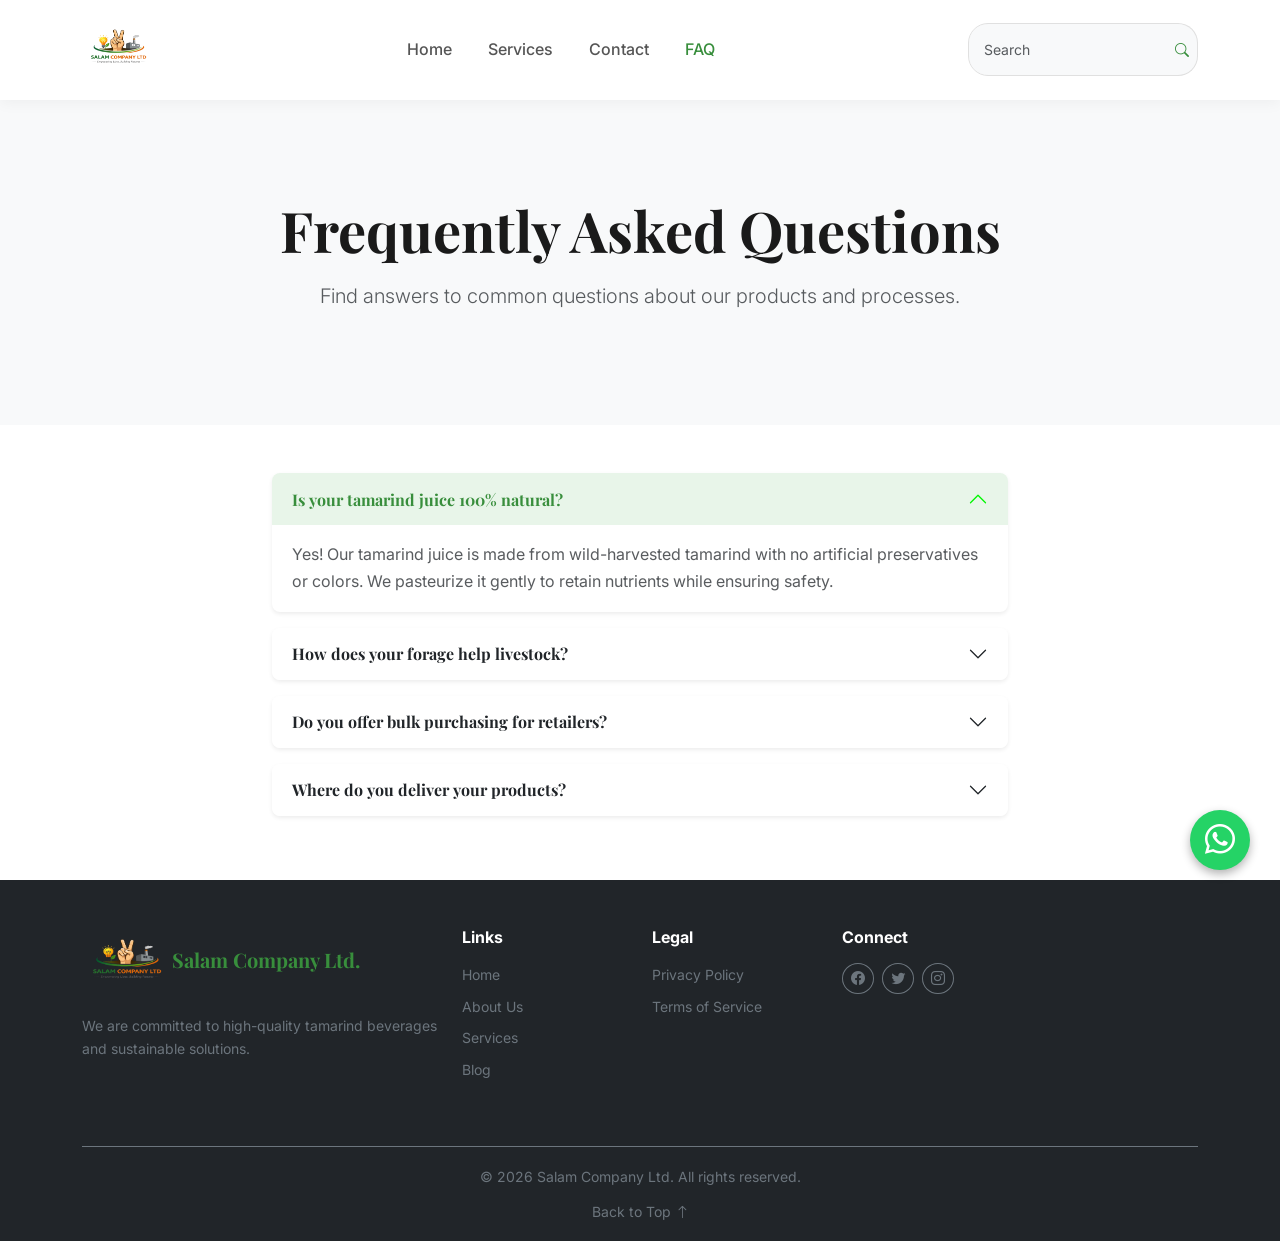
<file: faq.html>
<!doctype html>
<html lang="en">
  <head>
    <meta charset="UTF-8" />
    <meta name="viewport" content="width=device-width, initial-scale=1.0" />
    <title>Frequently Asked Questions | Salam Company Ltd</title>
    <link
      href="https://cdn.jsdelivr.net/npm/bootstrap@5.3.0/dist/css/bootstrap.min.css"
      rel="stylesheet"
    />
    <link
      href="https://cdn.jsdelivr.net/npm/bootstrap-icons@1.10.5/font/bootstrap-icons.css"
      rel="stylesheet"
    />
    <link rel="stylesheet" href="style.css" />

    <!-- Favicon -->
    <link rel="icon" type="image/png" href="images/salamlogo.png" />
  </head>
  <body id="page-top">
    <!-- Page Loader -->
    <div id="page-loader" class="loader-container">
      <div class="spinner-border text-green" role="status" style="width: 3rem; height: 3rem;">
        <span class="visually-hidden">Loading...</span>
      </div>
    </div>

    <nav class="navbar navbar-expand-lg sticky-top">
      <div class="container">
        <a class="navbar-brand" href="index.html">
          <div class="brand-logo">
            <img
              src="images/salamlogo.png"
              alt="Salam Logo"
              class="img-fluid"
              width="77"
              height="60"
            />
          </div>
          
        </a>
        <button
          class="navbar-toggler"
          type="button"
          data-bs-toggle="collapse"
          data-bs-target="#navbarNav"
        >
          <span class="navbar-toggler-icon"></span>
        </button>
        <div class="collapse navbar-collapse" id="navbarNav">
          <ul class="navbar-nav mx-auto">
            <li class="nav-item">
              <a class="nav-link" href="index.html">Home</a>
            </li>
            <li class="nav-item">
              <a class="nav-link" href="services.html">Services</a>
            </li>
            
           
            <li class="nav-item">
              <a class="nav-link" href="index.html#contact">Contact</a>
            </li>
             <li class="nav-item">
              <a class="nav-link active text-green" href="faq.html">FAQ</a>
            </li>
          </ul>
          <form class="d-flex ms-lg-3" role="search">
            <div class="input-group">
              <input class="form-control form-control-sm" type="search" placeholder="Search" aria-label="Search">
              <button class="btn btn-sm btn-search" type="submit">
                <i class="bi bi-search"></i>
              </button>
            </div>
          </form>
        </div>
      </div>
    </nav>

    <header class="bg-light py-5 mb-5">
      <div class="container py-5">
        <div class="row justify-content-center text-center">
          <div class="col-lg-8">
            <h1 class="display-4 fw-bold mb-3">Frequently Asked Questions</h1>
            <p class="lead text-muted">Find answers to common questions about our products and processes.</p>
          </div>
        </div>
      </div>
    </header>

    <section class="mb-5">
      <div class="container">
        <div class="row justify-content-center">
          <div class="col-lg-8">
            <div class="accordion" id="faqAccordion">
              <!-- Item 1 -->
              <div
                class="accordion-item border-0 mb-3 shadow-sm rounded-3 overflow-hidden"
              >
                <h2 class="accordion-header">
                  <button
                    class="accordion-button fw-bold"
                    type="button"
                    data-bs-toggle="collapse"
                    data-bs-target="#faq1"
                    aria-expanded="true"
                  >
                    Is your tamarind juice 100% natural?
                  </button>
                </h2>
                <div
                  id="faq1"
                  class="accordion-collapse collapse show"
                  data-bs-parent="#faqAccordion"
                >
                  <div class="accordion-body text-muted">
                    Yes! Our tamarind juice is made from wild-harvested tamarind
                    with no artificial preservatives or colors. We pasteurize it
                    gently to retain nutrients while ensuring safety.
                  </div>
                </div>
              </div>
              <!-- Item 2 -->
              <div
                class="accordion-item border-0 mb-3 shadow-sm rounded-3 overflow-hidden"
              >
                <h2 class="accordion-header">
                  <button
                    class="accordion-button collapsed fw-bold"
                    type="button"
                    data-bs-toggle="collapse"
                    data-bs-target="#faq2"
                  >
                    How does your forage help livestock?
                  </button>
                </h2>
                <div
                  id="faq2"
                  class="accordion-collapse collapse"
                  data-bs-parent="#faqAccordion"
                >
                  <div class="accordion-body text-muted">
                    Our forage is processed from nutrient-rich tamarind pulp and
                    seeds. It is high in fiber and energy, making it an
                    excellent supplementary feed for cattle, goats, and sheep,
                    especially during dry seasons.
                  </div>
                </div>
              </div>
              <!-- Item 3 -->
              <div
                class="accordion-item border-0 mb-3 shadow-sm rounded-3 overflow-hidden"
              >
                <h2 class="accordion-header">
                  <button
                    class="accordion-button collapsed fw-bold"
                    type="button"
                    data-bs-toggle="collapse"
                    data-bs-target="#faq3"
                  >
                    Do you offer bulk purchasing for retailers?
                  </button>
                </h2>
                <div
                  id="faq3"
                  class="accordion-collapse collapse"
                  data-bs-parent="#faqAccordion"
                >
                  <div class="accordion-body text-muted">
                    Absolutely. We work with supermarkets, hotels, and local
                    shops. Please use the contact form below to request our
                    wholesale price list and distribution terms.
                  </div>
                </div>
              </div>
              <!-- Item 4 -->
              <div
                class="accordion-item border-0 mb-3 shadow-sm rounded-3 overflow-hidden"
              >
                <h2 class="accordion-header">
                  <button
                    class="accordion-button collapsed fw-bold"
                    type="button"
                    data-bs-toggle="collapse"
                    data-bs-target="#faq4"
                  >
                    Where do you deliver your products?
                  </button>
                </h2>
                <div
                  id="faq4"
                  class="accordion-collapse collapse"
                  data-bs-parent="#faqAccordion"
                >
                  <div class="accordion-body text-muted">
                    Currently, we deliver our juice and forage products within the West Nile region of Uganda. We are actively working on expanding our distribution network to cover more areas. Please contact us for specific inquiries about your location.
                  </div>
                </div>
              </div>
            </div>
          </div>
        </div>
      </div>
    </section>

    <footer class="bg-dark text-white pt-5 pb-3">
      <div class="container">
        <div class="row">
          <div class="col-lg-4 mb-4">
            <h5 class="mb-3 fw-bold text-green">
              <img
                src="images/salamlogo.png"
                width="90"
                height="70"
                alt="Salam Company Logo"
                loading="lazy"
              />Salam Company Ltd.
            </h5>
            <p class="small text-secondary">
              We are committed to high-quality tamarind beverages and
              sustainable solutions.
            </p>
          </div>
          <div class="col-lg-2 mb-4">
            <h6 class="fw-bold mb-3">Links</h6>
            <ul class="list-unstyled small">
              <li class="mb-2">
                <a href="index.html" class="text-secondary text-decoration-none"
                  >Home</a
                >
              </li>
              <li class="mb-2">
                <a
                  href="index.html#about"
                  class="text-secondary text-decoration-none"
                  >About Us</a
                >
              </li>
              <li class="mb-2">
                <a
                  href="services.html"
                  class="text-secondary text-decoration-none"
                  >Services</a
                >
              </li>
              <li class="mb-2">
                <a
                  href="blog.html"
                  class="text-secondary text-decoration-none"
                  >Blog</a
                >
              </li>
             
              
            </ul>
          </div>
          <div class="col-lg-2 mb-4">
            <h6 class="fw-bold mb-3">Legal</h6>
            <ul class="list-unstyled small">
              <li class="mb-2">
                <a href="privacy.html" class="text-secondary text-decoration-none"
                  >Privacy Policy</a
                >
              </li>
              <li class="mb-2">
                <a href="terms.html" class="text-secondary text-decoration-none"
                  >Terms of Service</a
                >
              </li>
            </ul>
          </div>
          <div class="col-lg-4">
            <h6 class="fw-bold mb-3">Connect</h6>
            <div class="d-flex gap-2">
              <a
                href="https://facebook.com"
                target="_blank"
                class="btn btn-sm btn-outline-secondary rounded-circle"
                ><i class="bi bi-facebook"></i
              ></a>
              <a
                href="https://twitter.com"
                target="_blank"
                class="btn btn-sm btn-outline-secondary rounded-circle"
                ><i class="bi bi-twitter"></i
              ></a>
              <a
                href="https://instagram.com"
                target="_blank"
                class="btn btn-sm btn-outline-secondary rounded-circle"
                ><i class="bi bi-instagram"></i
              ></a>
            </div>
          </div>
        </div>
        <div class="border-top border-secondary mt-4 pt-3 text-center">
          <small class="text-secondary"
            >&copy; 2026 Salam Company Ltd. All rights reserved.</small
          >
          <div class="mt-2">
            <a
              href="#page-top"
              class="text-secondary text-decoration-none small back-to-top-link"
            >
              Back to Top <i class="bi bi-arrow-up"></i>
            </a>
          </div>
        </div>
      </div>
    </footer>

    <!-- Scroll to Top Button -->
    <button id="scrollTopBtn" class="scroll-top-btn" title="Go to top">
      <i class="bi bi-arrow-up"></i>
    </button>

    <!-- WhatsApp Floating Button -->
    <a
      href="https://wa.me/256700000000"
      class="whatsapp-float"
      target="_blank"
      title="Chat on WhatsApp"
    >
      <i class="bi bi-whatsapp"></i>
    </a>

    <script src="https://cdn.jsdelivr.net/npm/bootstrap@5.3.0/dist/js/bootstrap.bundle.min.js"></script>
    <script src="script.js"></script>
  </body>
</html>
</file>
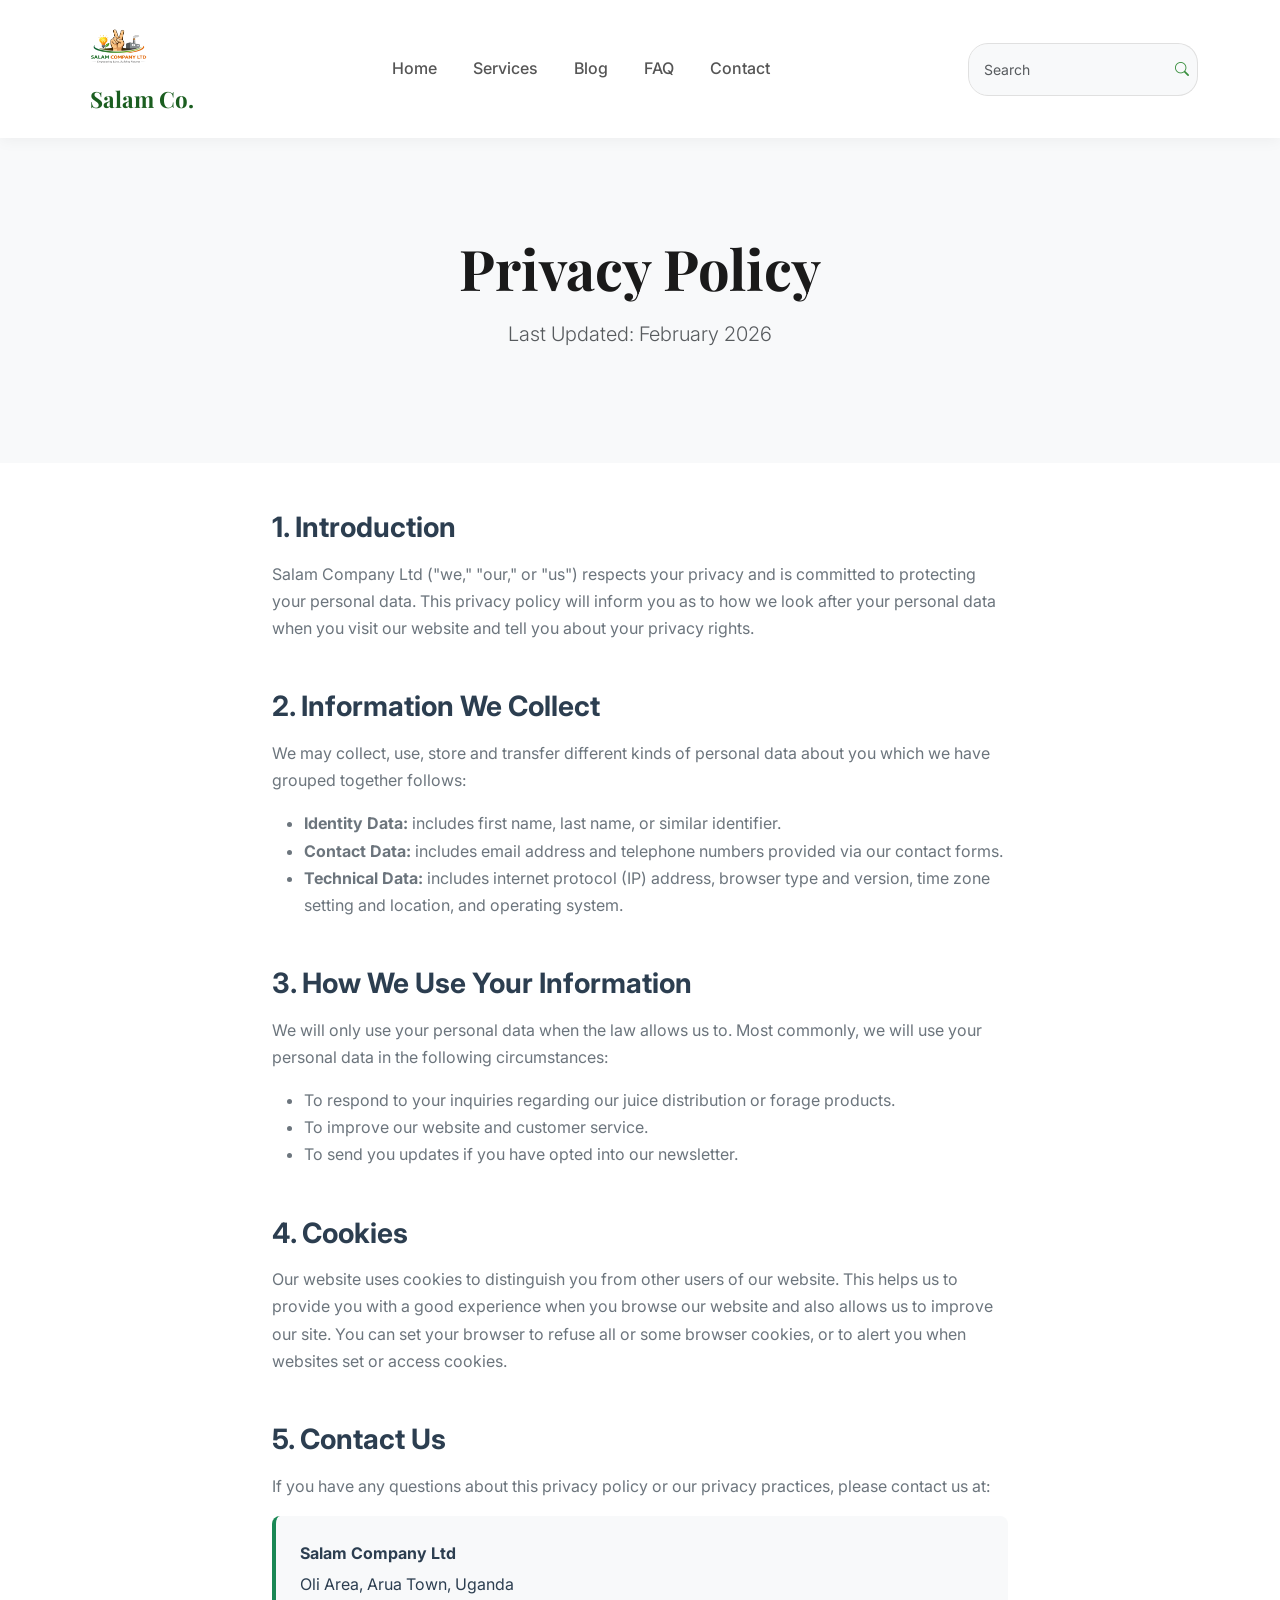
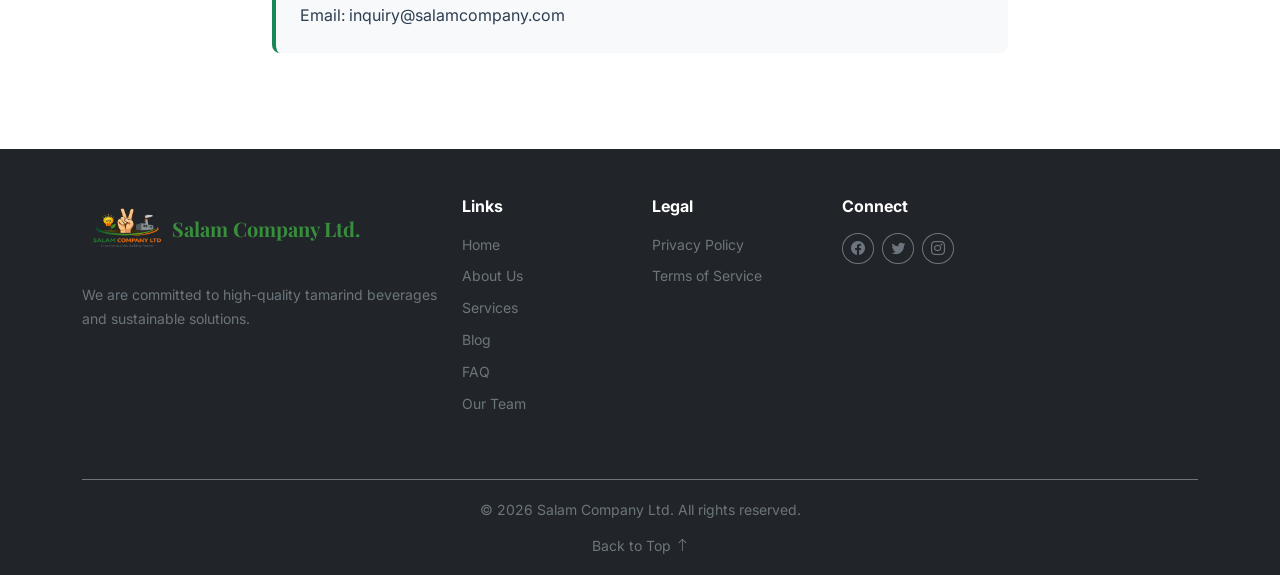
<file: privacy.html>
<!doctype html>
<html lang="en">
  <head>
    <meta charset="UTF-8" />
    <meta name="viewport" content="width=device-width, initial-scale=1.0" />
    <title>Privacy Policy | Salam Company Ltd</title>
    <link
      href="https://cdn.jsdelivr.net/npm/bootstrap@5.3.0/dist/css/bootstrap.min.css"
      rel="stylesheet"
    />
    <link
      href="https://cdn.jsdelivr.net/npm/bootstrap-icons@1.10.5/font/bootstrap-icons.css"
      rel="stylesheet"
    />
    <link rel="stylesheet" href="style.css" />
  </head>
  <body id="page-top">
    <nav class="navbar navbar-expand-lg sticky-top">
      <div class="container">
        <a class="navbar-brand" href="index.html">
          <div class="brand-logo">
            <img
              src="images/salamlogo.png"
              alt="Salam Logo"
              class="img-fluid"
            />
          </div>
          <span class="d-none d-sm-inline ms-2">Salam Co.</span>
        </a>
        <button
          class="navbar-toggler"
          type="button"
          data-bs-toggle="collapse"
          data-bs-target="#navbarNav"
        >
          <span class="navbar-toggler-icon"></span>
        </button>
        <div class="collapse navbar-collapse" id="navbarNav">
          <ul class="navbar-nav mx-auto">
            <li class="nav-item">
              <a class="nav-link" href="index.html">Home</a>
            </li>
            <li class="nav-item">
              <a class="nav-link" href="services.html">Services</a>
            </li>
            <li class="nav-item">
              <a class="nav-link" href="blog.html">Blog</a>
            </li>
            <li class="nav-item">
              <a class="nav-link" href="faq.html">FAQ</a>
            </li>
            <li class="nav-item">
              <a class="nav-link" href="index.html#contact">Contact</a>
            </li>
          </ul>
          <form class="d-flex ms-lg-3" role="search">
            <div class="input-group">
              <input
                class="form-control form-control-sm"
                type="search"
                placeholder="Search"
                aria-label="Search"
              />
              <button class="btn btn-sm btn-search" type="submit">
                <i class="bi bi-search"></i>
              </button>
            </div>
          </form>
        </div>
      </div>
    </nav>

    <header class="bg-light py-5 mb-5">
      <div class="container py-5">
        <div class="row justify-content-center">
          <div class="col-lg-8 text-center">
            <h1 class="display-4 fw-bold mb-3">Privacy Policy</h1>
            <p class="lead text-muted">Last Updated: February 2026</p>
          </div>
        </div>
      </div>
    </header>

    <section class="mb-5">
      <div class="container">
        <div class="row justify-content-center">
          <div class="col-lg-8">
            <div class="mb-5">
              <h3 class="fw-bold mb-3">1. Introduction</h3>
              <p class="text-secondary">
                Salam Company Ltd ("we," "our," or "us") respects your privacy
                and is committed to protecting your personal data. This privacy
                policy will inform you as to how we look after your personal
                data when you visit our website and tell you about your privacy
                rights.
              </p>
            </div>

            <div class="mb-5">
              <h3 class="fw-bold mb-3">2. Information We Collect</h3>
              <p class="text-secondary">
                We may collect, use, store and transfer different kinds of
                personal data about you which we have grouped together follows:
              </p>
              <ul class="text-secondary">
                <li>
                  <strong>Identity Data:</strong> includes first name, last
                  name, or similar identifier.
                </li>
                <li>
                  <strong>Contact Data:</strong> includes email address and
                  telephone numbers provided via our contact forms.
                </li>
                <li>
                  <strong>Technical Data:</strong> includes internet protocol
                  (IP) address, browser type and version, time zone setting and
                  location, and operating system.
                </li>
              </ul>
            </div>

            <div class="mb-5">
              <h3 class="fw-bold mb-3">3. How We Use Your Information</h3>
              <p class="text-secondary">
                We will only use your personal data when the law allows us to.
                Most commonly, we will use your personal data in the following
                circumstances:
              </p>
              <ul class="text-secondary">
                <li>
                  To respond to your inquiries regarding our juice distribution
                  or forage products.
                </li>
                <li>To improve our website and customer service.</li>
                <li>
                  To send you updates if you have opted into our newsletter.
                </li>
              </ul>
            </div>

            <div class="mb-5">
              <h3 class="fw-bold mb-3">4. Cookies</h3>
              <p class="text-secondary">
                Our website uses cookies to distinguish you from other users of
                our website. This helps us to provide you with a good experience
                when you browse our website and also allows us to improve our
                site. You can set your browser to refuse all or some browser
                cookies, or to alert you when websites set or access cookies.
              </p>
            </div>

            <div class="mb-5">
              <h3 class="fw-bold mb-3">5. Contact Us</h3>
              <p class="text-secondary">
                If you have any questions about this privacy policy or our
                privacy practices, please contact us at:
              </p>
              <div
                class="p-4 bg-light rounded-3 border-start border-4 border-success"
              >
                <p class="mb-1"><strong>Salam Company Ltd</strong></p>
                <p class="mb-1">Oli Area, Arua Town, Uganda</p>
                <p class="mb-0">Email: inquiry@salamcompany.com</p>
              </div>
            </div>
          </div>
        </div>
      </div>
    </section>

    <footer class="bg-dark text-white pt-5 pb-3">
      <div class="container">
        <div class="row">
          <div class="col-lg-4 mb-4">
            <h5 class="mb-3 fw-bold text-green">
              <img
                src="images/salamlogo.png"
                width="90"
                height="70"
                alt="Salam Company Logo"
                loading="lazy"
              />Salam Company Ltd.
            </h5>
            <p class="small text-secondary">
              We are committed to high-quality tamarind beverages and
              sustainable solutions.
            </p>
          </div>
          <div class="col-lg-2 mb-4">
            <h6 class="fw-bold mb-3">Links</h6>
            <ul class="list-unstyled small">
              <li class="mb-2">
                <a href="index.html" class="text-secondary text-decoration-none"
                  >Home</a
                >
              </li>
              <li class="mb-2">
                <a
                  href="index.html#about"
                  class="text-secondary text-decoration-none"
                  >About Us</a
                >
              </li>
              <li class="mb-2">
                <a
                  href="services.html"
                  class="text-secondary text-decoration-none"
                  >Services</a
                >
              </li>
              <li class="mb-2">
                <a
                  href="blog.html"
                  class="text-secondary text-decoration-none"
                  >Blog</a
                >
              </li>
              <li class="mb-2">
                <a href="faq.html" class="text-secondary text-decoration-none"
                  >FAQ</a
                >
              </li>
              <li class="mb-2">
                <a
                  href="team.html"
                  class="text-secondary text-decoration-none"
                  >Our Team</a
                >
              </li>
            </ul>
          </div>
          <div class="col-lg-2 mb-4">
            <h6 class="fw-bold mb-3">Legal</h6>
            <ul class="list-unstyled small">
              <li class="mb-2">
                <a href="privacy.html" class="text-secondary text-decoration-none"
                  >Privacy Policy</a
                >
              </li>
              <li class="mb-2">
                <a href="terms.html" class="text-secondary text-decoration-none"
                  >Terms of Service</a
                >
              </li>
            </ul>
          </div>
          <div class="col-lg-4">
            <h6 class="fw-bold mb-3">Connect</h6>
            <div class="d-flex gap-2">
              <a
                href="https://facebook.com"
                target="_blank"
                class="btn btn-sm btn-outline-secondary rounded-circle"
                ><i class="bi bi-facebook"></i
              ></a>
              <a
                href="https://twitter.com"
                target="_blank"
                class="btn btn-sm btn-outline-secondary rounded-circle"
                ><i class="bi bi-twitter"></i
              ></a>
              <a
                href="https://instagram.com"
                target="_blank"
                class="btn btn-sm btn-outline-secondary rounded-circle"
                ><i class="bi bi-instagram"></i
              ></a>
            </div>
          </div>
        </div>
        <div class="border-top border-secondary mt-4 pt-3 text-center">
          <small class="text-secondary"
            >&copy; 2026 Salam Company Ltd. All rights reserved.</small
          >
          <div class="mt-2">
            <a
              href="#page-top"
              class="text-secondary text-decoration-none small back-to-top-link"
            >
              Back to Top <i class="bi bi-arrow-up"></i>
            </a>
          </div>
        </div>
      </div>
    </footer>

    <!-- Scroll to Top Button -->
    <button id="scrollTopBtn" class="scroll-top-btn" title="Go to top">
      <i class="bi bi-arrow-up"></i>
    </button>

    <script src="https://cdn.jsdelivr.net/npm/bootstrap@5.3.0/dist/js/bootstrap.bundle.min.js"></script>
    <script src="script.js"></script>
  </body>
</html>
</file>
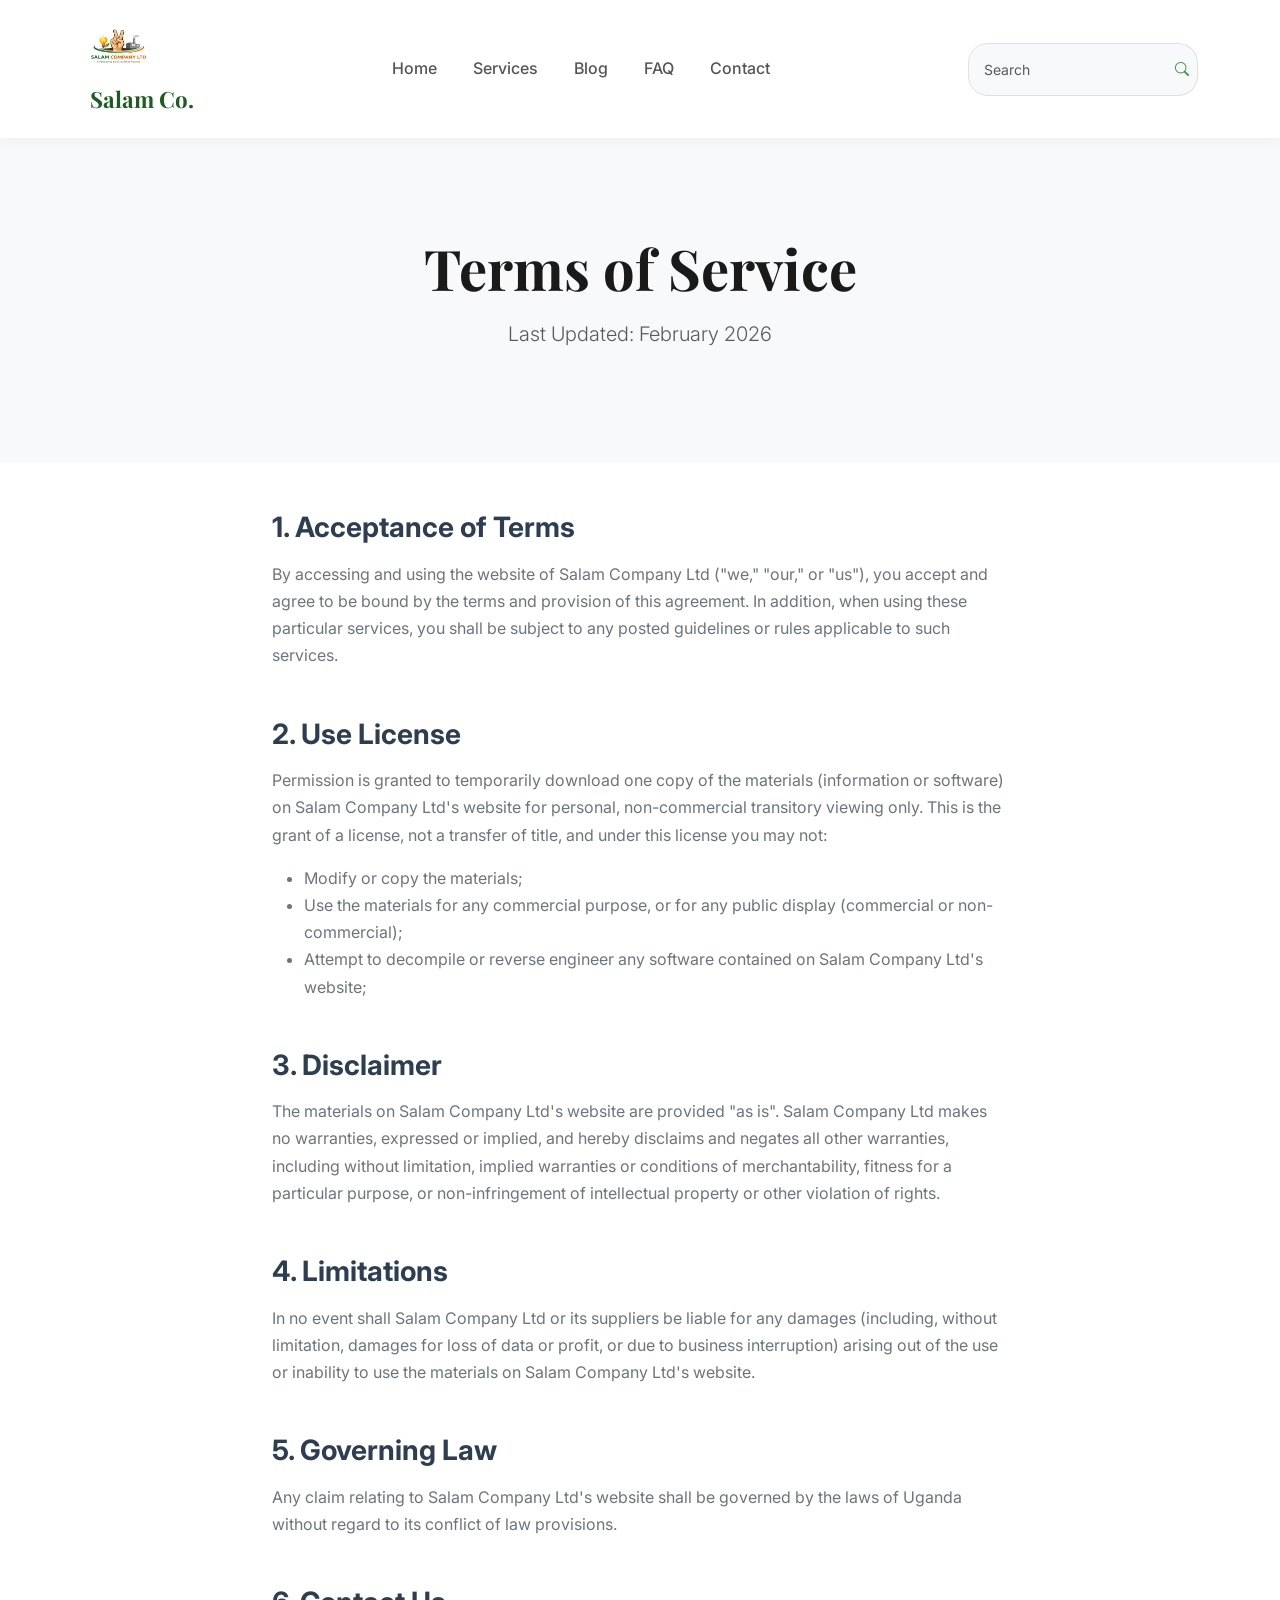
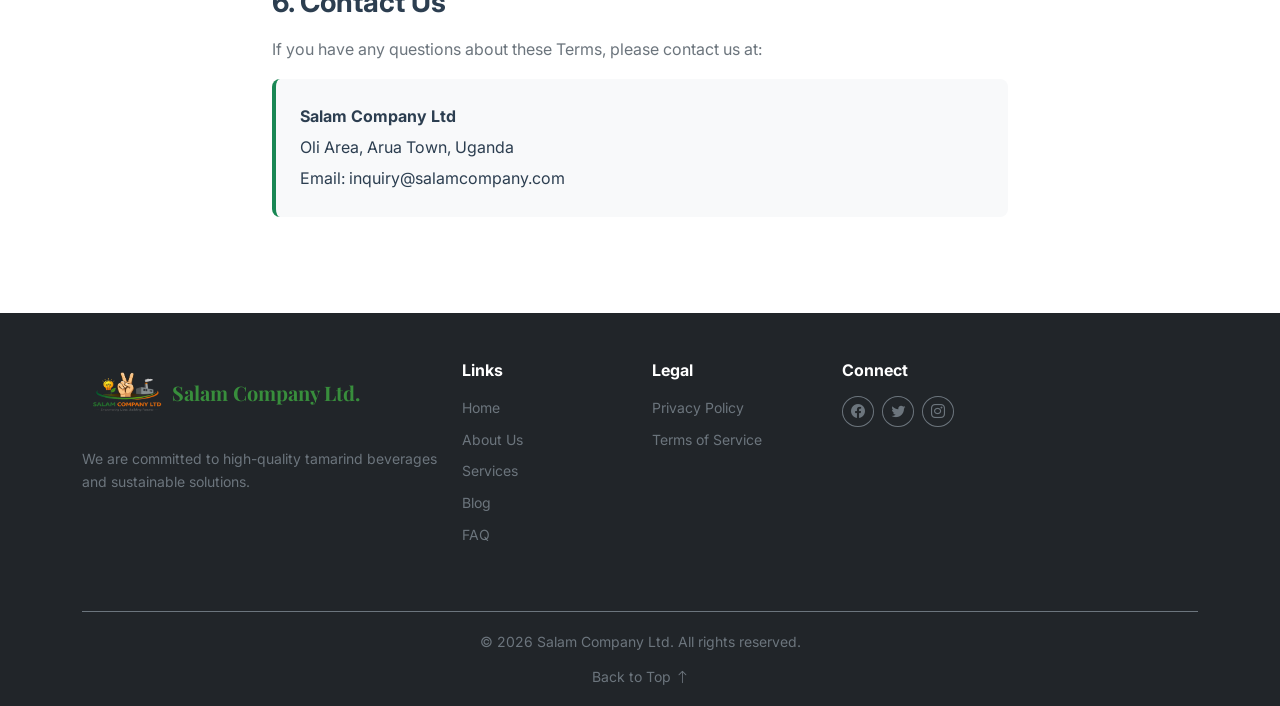
<file: terms.html>
<!doctype html>
<html lang="en">
  <head>
    <meta charset="UTF-8" />
    <meta name="viewport" content="width=device-width, initial-scale=1.0" />
    <title>Terms of Service | Salam Company Ltd</title>
    <link
      href="https://cdn.jsdelivr.net/npm/bootstrap@5.3.0/dist/css/bootstrap.min.css"
      rel="stylesheet"
    />
    <link
      href="https://cdn.jsdelivr.net/npm/bootstrap-icons@1.10.5/font/bootstrap-icons.css"
      rel="stylesheet"
    />
    <link rel="stylesheet" href="style.css" />
  </head>
  <body id="page-top">
    <nav class="navbar navbar-expand-lg sticky-top">
      <div class="container">
        <a class="navbar-brand" href="index.html">
          <div class="brand-logo">
            <img
              src="images/salamlogo.png"
              alt="Salam Logo"
              class="img-fluid"
            />
          </div>
          <span class="d-none d-sm-inline ms-2">Salam Co.</span>
        </a>
        <button
          class="navbar-toggler"
          type="button"
          data-bs-toggle="collapse"
          data-bs-target="#navbarNav"
        >
          <span class="navbar-toggler-icon"></span>
        </button>
        <div class="collapse navbar-collapse" id="navbarNav">
          <ul class="navbar-nav mx-auto">
            <li class="nav-item">
              <a class="nav-link" href="index.html">Home</a>
            </li>
            <li class="nav-item">
              <a class="nav-link" href="services.html">Services</a>
            </li>
            <li class="nav-item">
              <a class="nav-link" href="blog.html">Blog</a>
            </li>
            <li class="nav-item">
              <a class="nav-link" href="faq.html">FAQ</a>
            </li>
            <li class="nav-item">
              <a class="nav-link" href="index.html#contact">Contact</a>
            </li>
          </ul>
          <form class="d-flex ms-lg-3" role="search">
            <div class="input-group">
              <input
                class="form-control form-control-sm"
                type="search"
                placeholder="Search"
                aria-label="Search"
              />
              <button class="btn btn-sm btn-search" type="submit">
                <i class="bi bi-search"></i>
              </button>
            </div>
          </form>
        </div>
      </div>
    </nav>

    <header class="bg-light py-5 mb-5">
      <div class="container py-5">
        <div class="row justify-content-center">
          <div class="col-lg-8 text-center">
            <h1 class="display-4 fw-bold mb-3">Terms of Service</h1>
            <p class="lead text-muted">Last Updated: February 2026</p>
          </div>
        </div>
      </div>
    </header>

    <section class="mb-5">
      <div class="container">
        <div class="row justify-content-center">
          <div class="col-lg-8">
            <div class="mb-5">
              <h3 class="fw-bold mb-3">1. Acceptance of Terms</h3>
              <p class="text-secondary">
                By accessing and using the website of Salam Company Ltd ("we,"
                "our," or "us"), you accept and agree to be bound by the terms
                and provision of this agreement. In addition, when using these
                particular services, you shall be subject to any posted
                guidelines or rules applicable to such services.
              </p>
            </div>

            <div class="mb-5">
              <h3 class="fw-bold mb-3">2. Use License</h3>
              <p class="text-secondary">
                Permission is granted to temporarily download one copy of the
                materials (information or software) on Salam Company Ltd's
                website for personal, non-commercial transitory viewing only.
                This is the grant of a license, not a transfer of title, and
                under this license you may not:
              </p>
              <ul class="text-secondary">
                <li>Modify or copy the materials;</li>
                <li>
                  Use the materials for any commercial purpose, or for any
                  public display (commercial or non-commercial);
                </li>
                <li>
                  Attempt to decompile or reverse engineer any software
                  contained on Salam Company Ltd's website;
                </li>
              </ul>
            </div>

            <div class="mb-5">
              <h3 class="fw-bold mb-3">3. Disclaimer</h3>
              <p class="text-secondary">
                The materials on Salam Company Ltd's website are provided "as
                is". Salam Company Ltd makes no warranties, expressed or
                implied, and hereby disclaims and negates all other warranties,
                including without limitation, implied warranties or conditions
                of merchantability, fitness for a particular purpose, or
                non-infringement of intellectual property or other violation of
                rights.
              </p>
            </div>

            <div class="mb-5">
              <h3 class="fw-bold mb-3">4. Limitations</h3>
              <p class="text-secondary">
                In no event shall Salam Company Ltd or its suppliers be liable
                for any damages (including, without limitation, damages for loss
                of data or profit, or due to business interruption) arising out
                of the use or inability to use the materials on Salam Company
                Ltd's website.
              </p>
            </div>

            <div class="mb-5">
              <h3 class="fw-bold mb-3">5. Governing Law</h3>
              <p class="text-secondary">
                Any claim relating to Salam Company Ltd's website shall be
                governed by the laws of Uganda without regard to its conflict of
                law provisions.
              </p>
            </div>

            <div class="mb-5">
              <h3 class="fw-bold mb-3">6. Contact Us</h3>
              <p class="text-secondary">
                If you have any questions about these Terms, please contact us
                at:
              </p>
              <div
                class="p-4 bg-light rounded-3 border-start border-4 border-success"
              >
                <p class="mb-1"><strong>Salam Company Ltd</strong></p>
                <p class="mb-1">Oli Area, Arua Town, Uganda</p>
                <p class="mb-0">Email: inquiry@salamcompany.com</p>
              </div>
            </div>
          </div>
        </div>
      </div>
    </section>

    <footer class="bg-dark text-white pt-5 pb-3">
      <div class="container">
        <div class="row">
          <div class="col-lg-4 mb-4">
            <h5 class="mb-3 fw-bold text-green">
              <img
                src="images/salamlogo.png"
                width="90"
                height="70"
                alt="Salam Company Logo"
                loading="lazy"
              />Salam Company Ltd.
            </h5>
            <p class="small text-secondary">
              We are committed to high-quality tamarind beverages and
              sustainable solutions.
            </p>
          </div>
          <div class="col-lg-2 mb-4">
            <h6 class="fw-bold mb-3">Links</h6>
            <ul class="list-unstyled small">
              <li class="mb-2">
                <a href="index.html" class="text-secondary text-decoration-none"
                  >Home</a
                >
              </li>
              <li class="mb-2">
                <a
                  href="index.html#about"
                  class="text-secondary text-decoration-none"
                  >About Us</a
                >
              </li>
              <li class="mb-2">
                <a
                  href="services.html"
                  class="text-secondary text-decoration-none"
                  >Services</a
                >
              </li>
              <li class="mb-2">
                <a
                  href="blog.html"
                  class="text-secondary text-decoration-none"
                  >Blog</a
                >
              </li>
              <li class="mb-2">
                <a href="faq.html" class="text-secondary text-decoration-none"
                  >FAQ</a
                >
              </li>
             
            </ul>
          </div>
          <div class="col-lg-2 mb-4">
            <h6 class="fw-bold mb-3">Legal</h6>
            <ul class="list-unstyled small">
              <li class="mb-2">
                <a
                  href="privacy.html"
                  class="text-secondary text-decoration-none"
                  >Privacy Policy</a
                >
              </li>
              <li class="mb-2">
                <a href="terms.html" class="text-secondary text-decoration-none"
                  >Terms of Service</a
                >
              </li>
            </ul>
          </div>
          <div class="col-lg-4">
            <h6 class="fw-bold mb-3">Connect</h6>
            <div class="d-flex gap-2">
              <a
                href="https://facebook.com"
                target="_blank"
                class="btn btn-sm btn-outline-secondary rounded-circle"
                ><i class="bi bi-facebook"></i
              ></a>
              <a
                href="https://twitter.com"
                target="_blank"
                class="btn btn-sm btn-outline-secondary rounded-circle"
                ><i class="bi bi-twitter"></i
              ></a>
              <a
                href="https://instagram.com"
                target="_blank"
                class="btn btn-sm btn-outline-secondary rounded-circle"
                ><i class="bi bi-instagram"></i
              ></a>
            </div>
          </div>
        </div>
        <div class="border-top border-secondary mt-4 pt-3 text-center">
          <small class="text-secondary"
            >&copy; 2026 Salam Company Ltd. All rights reserved.</small
          >
          <div class="mt-2">
            <a
              href="#page-top"
              class="text-secondary text-decoration-none small back-to-top-link"
            >
              Back to Top <i class="bi bi-arrow-up"></i>
            </a>
          </div>
        </div>
      </div>
    </footer>

    <!-- Scroll to Top Button -->
    <button id="scrollTopBtn" class="scroll-top-btn" title="Go to top">
      <i class="bi bi-arrow-up"></i>
    </button>

    <script src="https://cdn.jsdelivr.net/npm/bootstrap@5.3.0/dist/js/bootstrap.bundle.min.js"></script>
    <script src="script.js"></script>
  </body>
</html>
</file>
<file: style.css>
@import url("https://fonts.googleapis.com/css2?family=Inter:wght@300;400;500;600&family=Playfair+Display:wght@600;700;800&display=swap");

/* --- ROOT VARIABLES --- */
:root {
  --primary-green: #388e3c; /* Deeper natural green */
  --dark-green: #1b5e20;
  --accent-orange: #f57c00; /* Rich orange/tamarind color */
  --tech-blue: #0277bd;
  --light-bg: #f4f7f6;
  --dark-text: #2c3e50;
  --border-radius: 12px;
}

body {
  font-family: "Inter", sans-serif;
  color: var(--dark-text);
  line-height: 1.7;
  overflow-x: hidden;
  background-color: #fff;
}

h1,
h2,

h4,
h5 {
  font-family: "Playfair Display", serif;
  color: #1a1a1a;
}

/* --- UTILITIES --- */
.text-green {
  color: var(--primary-green) !important;
}
.text-orange {
  color: var(--accent-orange) !important;
}
.bg-green {
  background-color: var(--primary-green) !important;
  color: white;
}
.bg-orange {
  background-color: var(--accent-orange) !important;
  color: white;
}

.section-padding {
  padding: 100px 0;
}

.btn-custom-green {
  background-color: var(--primary-green);
  color: white;
  padding: 14px 35px;
  border-radius: 50px;
  border: none;
  font-weight: 600;
  transition: all 0.3s ease;
  box-shadow: 0 4px 15px rgba(56, 142, 60, 0.3);
}
.btn-custom-green:hover {
  background-color: var(--dark-green);
  transform: translateY(-2px);
  color: white;
}

.btn-custom-outline {
  border: 2px solid var(--primary-green);
  color: var(--primary-green);
  border-radius: 50px;
  font-weight: 600;
  transition: 0.3s;
}
.btn-custom-outline:hover {
  background-color: var(--primary-green);
  color: white;
}

/* --- NAVBAR --- */
.navbar {
  padding: 15px 0;
  background: rgba(255, 255, 255, 0.95);
  backdrop-filter: blur(10px);
  box-shadow: 0 2px 15px rgba(0, 0, 0, 0.05);
}
.brand-logo img {
  max-height: 60px;
  width: auto;
}
.navbar-brand span {
  font-family: "Playfair Display", serif;
  font-weight: 700;
  font-size: 1.4rem;
  color: var(--dark-green);
  vertical-align: middle;
}
.nav-link {
  font-weight: 500;
  color: #555;
  margin: 0 10px;
  transition: 0.3s;
}
.nav-link:hover,
.nav-link.active {
  color: var(--primary-green);
}

/* --- HERO SECTION --- */
.hero-section {
  /* Using a tamarind/nature inspired background */
  background: url("https://images.unsplash.com/photo-1621263764928-df1444c5e859?ixlib=rb-4.0.3&auto=format&fit=crop&w=1920&q=80");
  background-size: cover;
  background-position: center;
  position: relative;
  height: 85vh;
  min-height: 600px;
  display: flex;
  align-items: center;
  color: white;
}
/* Dark overlay to make text readable */
.overlay {
  position: absolute;
  top: 0;
  left: 0;
  width: 100%;
  height: 100%;
  background: linear-gradient(to right, rgba(0, 0, 0, 0.8), rgba(0, 0, 0, 0.3));
  z-index: 1;
}
.hero-tag {
  display: inline-block;
  background: rgba(255, 255, 255, 0.2);
  border: 1px solid rgba(255, 255, 255, 0.4);
  padding: 8px 20px;
  border-radius: 30px;
  font-size: 0.85rem;
  text-transform: uppercase;
  letter-spacing: 2px;
  margin-bottom: 25px;
  backdrop-filter: blur(5px);
}
.hero-title {
  font-size: 3.5rem;
  font-weight: 800;
  line-height: 1.2;
  margin-bottom: 25px;
}
.text-white-75 {
  color: rgba(255, 255, 255, 0.85);
}

/* --- ICON BOXES --- */
.icon-box {
  width: 60px;
  height: 60px;
  border-radius: 12px;
  display: flex;
  align-items: center;
  justify-content: center;
  font-size: 1.5rem;
  margin-bottom: 10px;
}
.icon-green {
  background: #e8f5e9;
  color: var(--primary-green);
}
.icon-orange {
  background: #fff3e0;
  color: var(--accent-orange);
}

/* --- STATS --- */
.stats-section {
  background-color: var(--primary-green);
  background-image: linear-gradient(
    135deg,
    var(--dark-green) 0%,
    var(--primary-green) 100%
  );
  color: white;
  padding: 60px 0;
}
.stat-number {
  font-size: 2.5rem;
  font-weight: 700;
  font-family: "Playfair Display";
}
.stat-label {
  font-size: 0.8rem;
  text-transform: uppercase;
  letter-spacing: 1px;
  opacity: 0.8;
}

/* --- CARDS --- */
.card-custom {
  border-radius: var(--border-radius);
  overflow: hidden;
  box-shadow: 0 10px 40px rgba(0, 0, 0, 0.05);
  transition: transform 0.3s ease;
}
.card-custom:hover {
  transform: translateY(-5px) scale(1.02);
}
.object-fit-cover {
  object-fit: cover;
}

/* --- FORMS --- */
.form-control,
.form-select {
  padding: 15px;
  border-radius: 8px;
}
.form-control:focus,
.form-select:focus {
  box-shadow: none;
  border: 1px solid var(--primary-green);
  background: white !important;
}

/* --- RESPONSIVE --- */
@media (max-width: 991px) {
  .hero-title {
    font-size: 2.5rem;
  }
  .hero-section {
    height: auto;
    padding: 100px 0;
  }
}

/* --- ANIMATIONS --- */
@keyframes fadeInUp {
  from {
    opacity: 0;
    transform: translateY(30px);
  }
  to {
    opacity: 1;
    transform: translateY(0);
  }
}

.hero-tag {
  animation: fadeInUp 0.8s ease-out both;
}

.hero-title {
  animation: fadeInUp 0.8s ease-out 0.2s both;
}

.hero-section .lead {
  animation: fadeInUp 0.8s ease-out 0.4s both;
}

.hero-section .d-flex {
  animation: fadeInUp 0.8s ease-out 0.6s both;
}

/* --- CONTACT SECTION BACKGROUND --- */
#contact {
  background: url("https://images.unsplash.com/photo-1625246333195-78d9c38ad449?ixlib=rb-4.0.3&auto=format&fit=crop&w=1920&q=80")
    no-repeat center center;
  background-size: cover;
  background-attachment: fixed;
  position: relative;
}
.fw-bold.mb-4{
  font-weight: 700 !important;
  color: white !important;
}

#contact::before {
  content: "";
  position: absolute;
  top: 0;
  left: 0;
  width: 100%;
  height: 100%;
  background: rgba(255, 255, 255, 0.85);
}

#contact .container {
  position: relative;
  z-index: 1;
}

/* --- MAP STYLING --- */
.map-container {
  border-radius: var(--border-radius);
  overflow: hidden;
  box-shadow: 0 15px 30px rgba(0, 0, 0, 0.15);
  height: 400px;
}

/* --- FOOTER LINKS --- */
.back-to-top-link {
  transition: color 0.3s ease;
}
.back-to-top-link:hover {
  color: var(--primary-green) !important;
}

/* --- TEAM SECTION --- */
.team-card img {
  transition: transform 0.3s ease;
}
.team-card:hover img {
  transform: scale(1.05);
}

/* --- TESTIMONIALS --- */
.carousel-control-prev-icon,
.carousel-control-next-icon {
  background-color: var(--primary-green);
  background-size: 50%;
  border-radius: 50%;
  width: 3rem;
  height: 3rem;
}

/* --- FAQ SECTION --- */
.accordion-button:not(.collapsed) {
  background-color: #e8f5e9; /* Light green tint */
  color: var(--primary-green);
  box-shadow: none;
}
.accordion-button:focus {
  box-shadow: none; /* Remove default blue glow */
  border-color: rgba(56, 142, 60, 0.1);
}
.accordion-button:not(.collapsed)::after {
  filter: invert(42%) sepia(93%) saturate(1352%) hue-rotate(87deg)
    brightness(119%) contrast(119%); /* Turns the arrow green */
}

/* --- BLOG SECTION --- */
.blog-card {
  transition:
    transform 0.3s ease,
    box-shadow 0.3s ease;
}
.blog-card:hover {
  transform: translateY(-5px);
  box-shadow: 0 10px 30px rgba(0, 0, 0, 0.1) !important;
}
.blog-img-wrapper img {
  transition: transform 0.5s ease;
  height: 240px;
  object-fit: cover;
}
.blog-card:hover .blog-img-wrapper img {
  transform: scale(1.05);
}

/* --- WHATSAPP FLOAT --- */
.whatsapp-float {
  position: fixed;
  bottom: 30px;
  right: 30px;
  background-color: #25d366;
  color: white;
  width: 60px;
  height: 60px;
  border-radius: 50%;
  text-align: center;
  font-size: 30px;
  box-shadow: 0 4px 10px rgba(0, 0, 0, 0.3);
  z-index: 1000;
  display: flex;
  align-items: center;
  justify-content: center;
  transition: all 0.3s ease;
  text-decoration: none;
}
.whatsapp-float:hover {
  background-color: #128c7e;
  transform: scale(1.1);
  color: white;
}

/* --- COOKIE BANNER --- */
.cookie-banner {
  position: fixed;
  bottom: 0;
  left: 0;
  width: 100%;
  background-color: #ffffff;
  border-top: 1px solid #e0e0e0;
  padding: 1.5rem 0;
  z-index: 1050;
  box-shadow: 0 -4px 20px rgba(0, 0, 0, 0.05);
}

/* --- NAVBAR SEARCH --- */
.navbar .form-control {
  border-radius: 20px 0 0 20px;
  border: 1px solid #e0e0e0;
  padding-left: 15px;
  background-color: #f8f9fa;
}
.navbar .form-control:focus {
  background-color: #fff;
  border-color: var(--primary-green);
  box-shadow: none;
}
.navbar .btn-search {
  border-radius: 0 20px 20px 0;
  border: 1px solid #e0e0e0;
  border-left: none;
  background-color: #f8f9fa;
  color: var(--primary-green);
}
.navbar .btn-search:hover {
  background-color: #fff;
  border-color: var(--primary-green);
}
@media (min-width: 992px) {
  .navbar .form-control {
    width: 200px;
  }
}

/* --- SEARCH HIGHLIGHT --- */
.search-highlight {
  background-color: #ffeb3b; /* Bright Yellow */
  color: #000;
  padding: 0 2px;
  border-radius: 2px;
}

/* --- PAGE LOADER --- */
.loader-container {
  position: fixed;
  top: 0;
  left: 0;
  width: 100%;
  height: 100%;
  background-color: #ffffff;
  z-index: 9999;
  display: flex;
  align-items: center;
  justify-content: center;
  transition:
    opacity 0.5s ease,
    visibility 0.5s ease;
}
.loader-hidden {
  opacity: 0;
  visibility: hidden;
}

/* --- SCROLL TO TOP BUTTON --- */
.scroll-top-btn {
  position: fixed;
  bottom: 100px;
  right: 30px;
  background-color: var(--primary-green);
  color: white;
  width: 50px;
  height: 50px;
  border-radius: 50%;
  border: none;
  display: flex;
  align-items: center;
  justify-content: center;
  font-size: 24px;
  box-shadow: 0 4px 10px rgba(0, 0, 0, 0.3);
  z-index: 999;
  opacity: 0;
  visibility: hidden;
  transition: all 0.3s ease;
  cursor: pointer;
}
.scroll-top-btn.show {
  opacity: 1;
  visibility: visible;
}
.scroll-top-btn:hover {
  background-color: var(--dark-green);
  transform: translateY(-3px);
  color: white;
}

/* --- BLOG SINGLE POST --- */
.post-content p {
  margin-bottom: 1.5rem;
}

.post-content h3 {
  margin-top: 2.5rem;
}

/* --- COMMENTS --- */
.rounded-circle {
  object-fit: cover;
}
</file>
